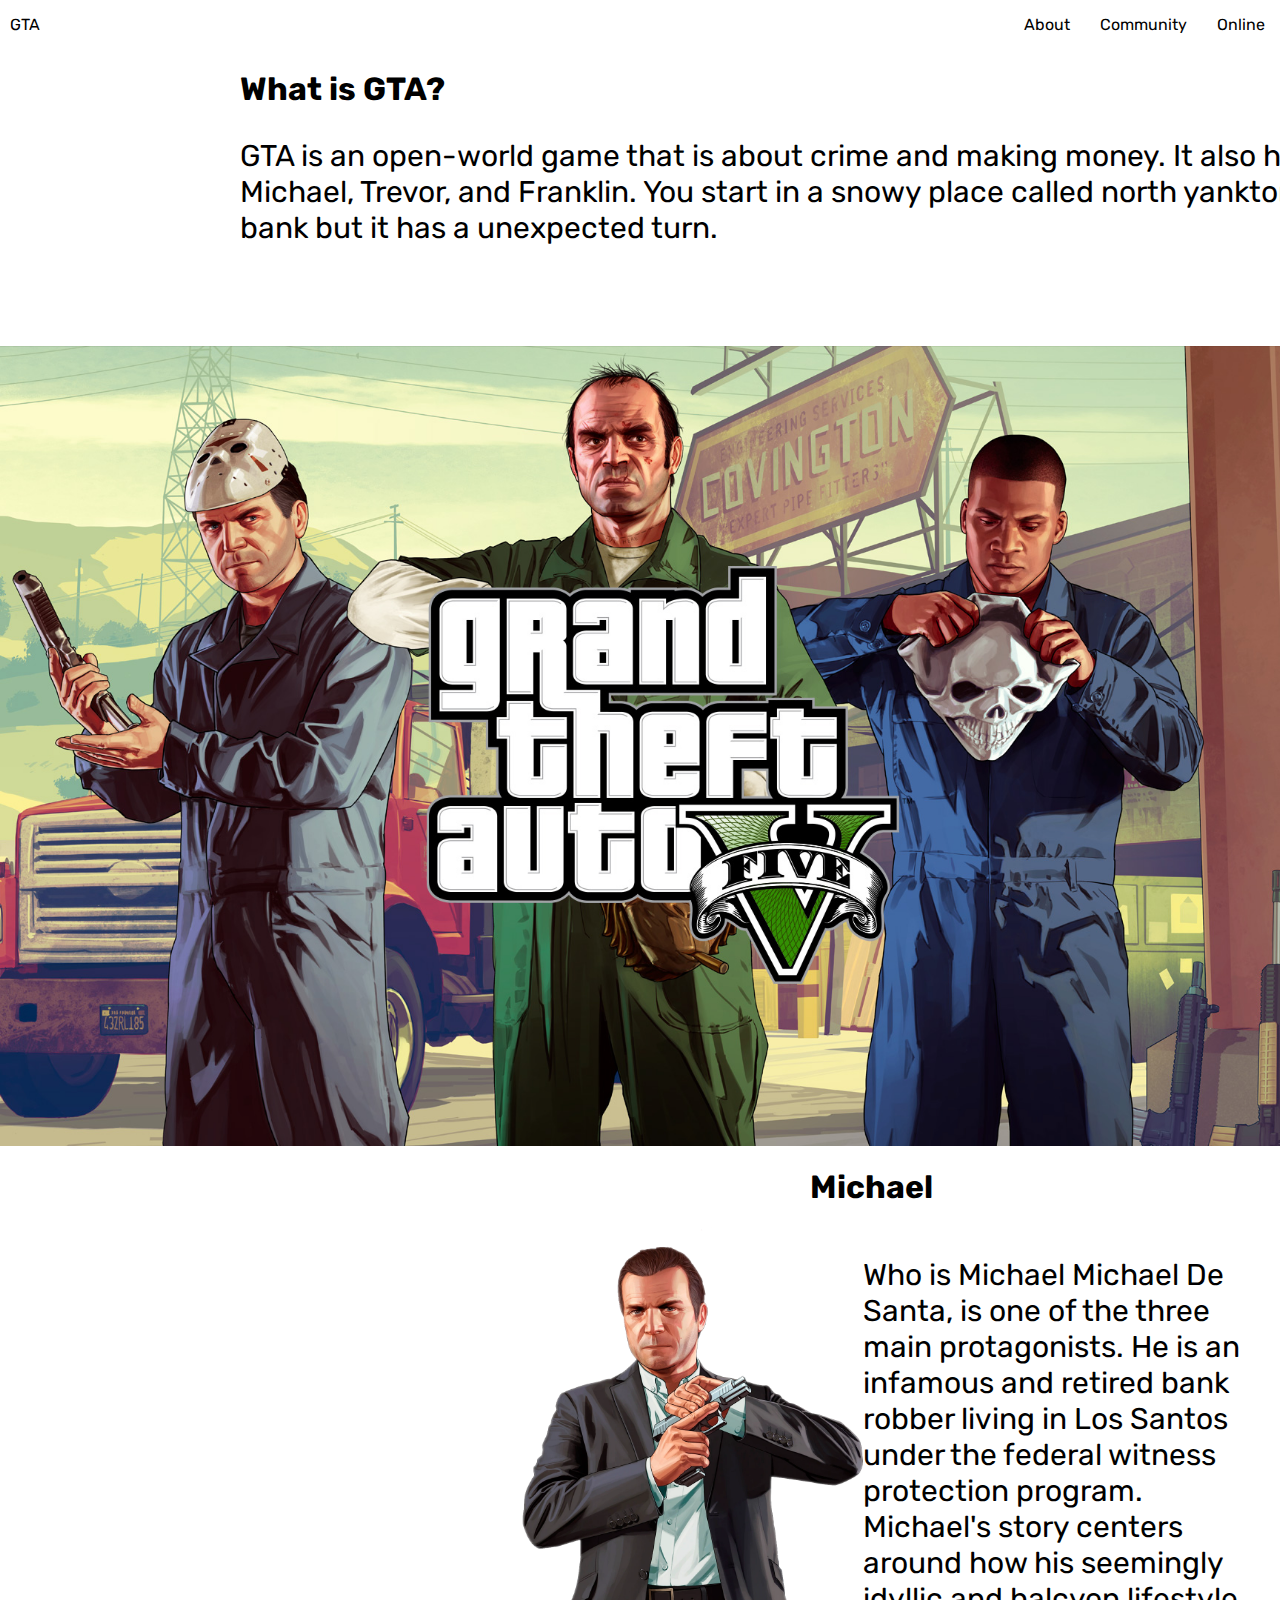
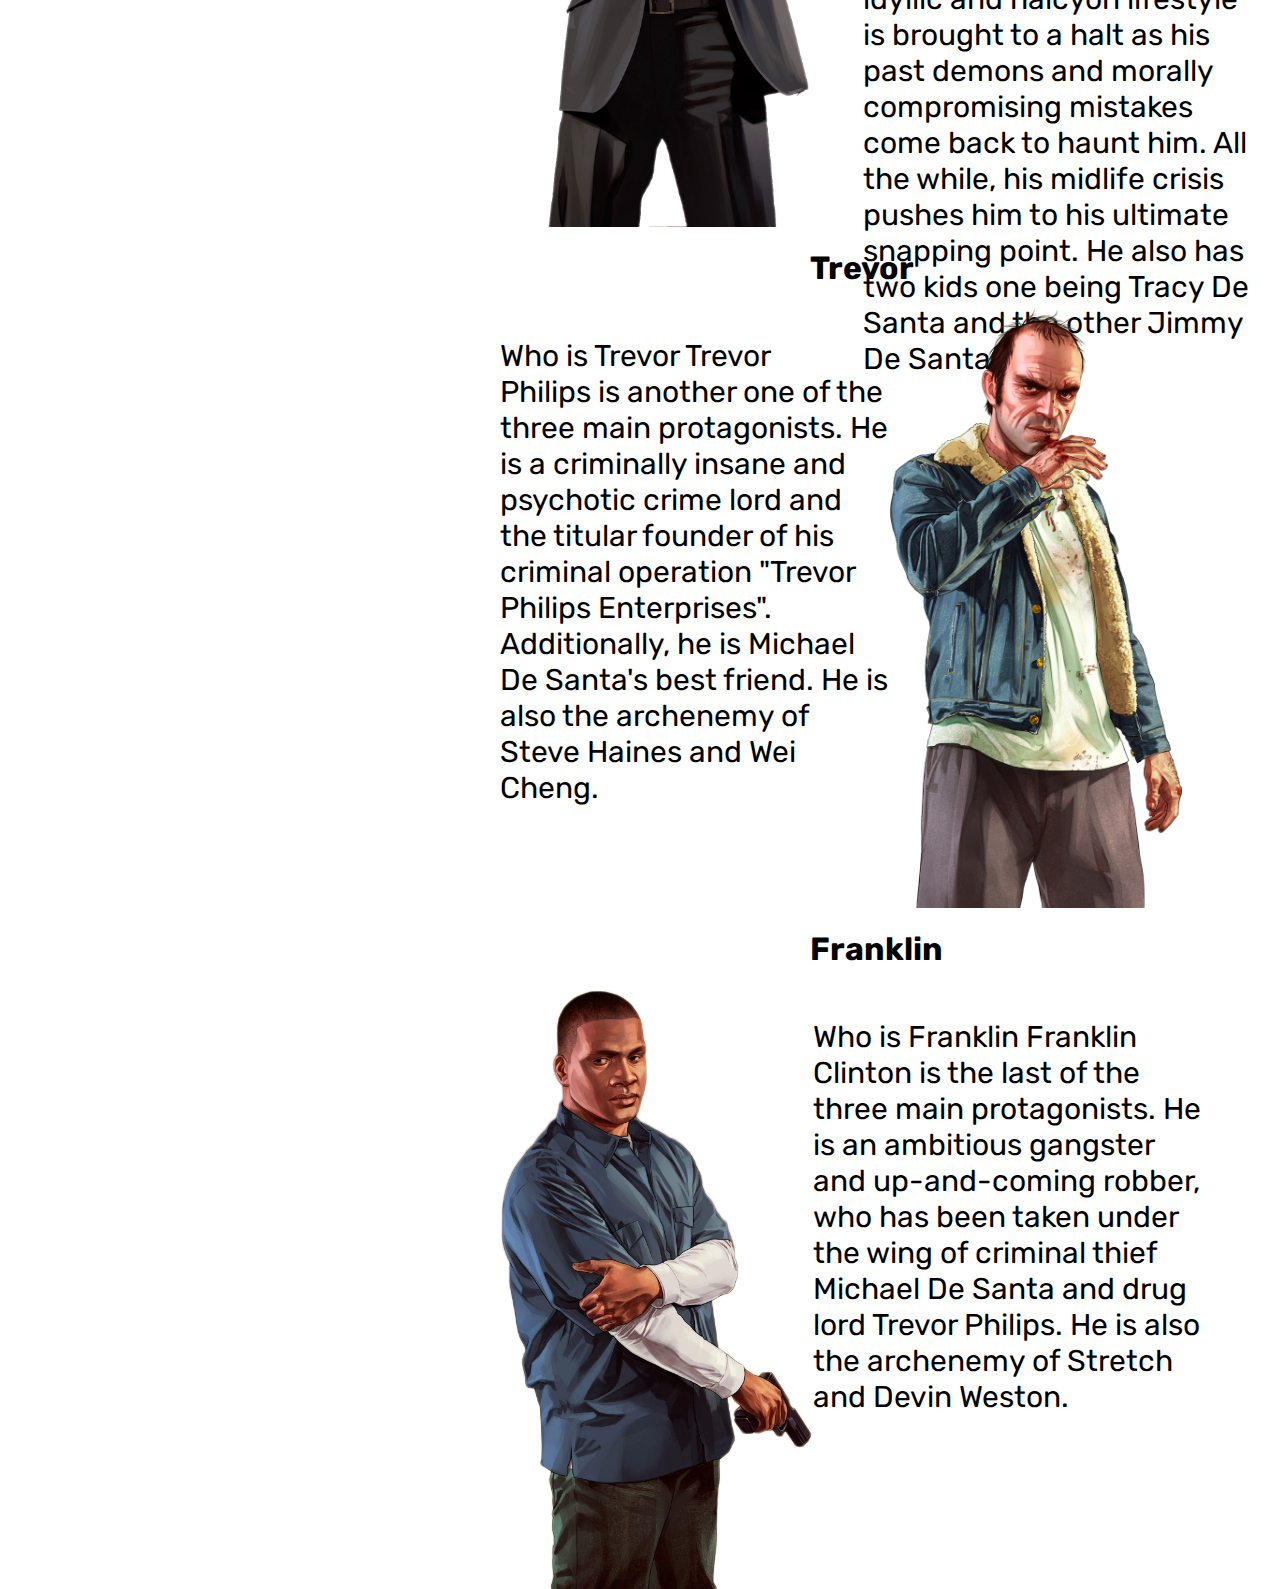
<file: Index.html>
<!DOCTYPE html>
<html lang="en">
<head>
    <meta charset="UTF-8">
    <meta name="viewport" content="width=device-width, initial-scale=1.0">
    <title>GTA</title>
    <link rel="stylesheet" href="style.css">
</head>
<body>

    <header>
        <div class="logo">GTA</div>
        <div class="nothing"></div>
        <nav class="menu">
            <a href="">About</a>
            <a href="">Community</a>
            <a href="">Online</a>
        </nav>
    </header>
    <main>
        <div class="GTA">
            <h1>What is GTA?</h1>
            <p>GTA is an open-world game that  is about crime and making money. It also has a 3 main characters Michael, Trevor, and Franklin. You start in a snowy place called north yankton and you need to rob a bank but it has a unexpected turn.</p>
        </div>
        <div class="div--img">
            <img src="Images/GTA-V.jpg" alt="GTA" height=800px>
        </div>
       <div class="characters">
            <h1 class="names">Michael</h1>
            <div class="character">
                <img class="img--character" src="Images/TheMichael.webp" alt="Michael">
                <div class="div--character">
                    <p>Who is Michael Michael De Santa, is one of the three main protagonists. He is an infamous and retired bank robber living in Los Santos under the federal witness protection program. Michael's story centers around how his seemingly idyllic and halcyon lifestyle is brought to a halt as his past demons and morally compromising mistakes come back to haunt him. All the while, his midlife crisis pushes him to his ultimate snapping point. He also has two kids one being Tracy De Santa and the other Jimmy De Santa.
                    </p>
                </div>
            </div>
            <h1 class="names">Trevor</h1>
            <div class="character">
                <div class="div--character">
                    <p>Who is Trevor
                        Trevor Philips is another one of the three main protagonists. He is a criminally insane and psychotic crime lord and the titular founder of his criminal operation "Trevor Philips Enterprises". Additionally, he is Michael De Santa's best friend. He is also the archenemy of Steve Haines and Wei Cheng.
                    </p>
                </div>
                <img  class="img--character" src="Images/Trevor_Philips.webp" alt="Trevor">
            </div>
            <h1 class="names">Franklin</h1>
            <div class="character">
                <img src="Images/Franklin_C.webp" alt="Franklin">
                <div class="div--character">
                    <p>Who is Franklin 
                        Franklin Clinton is the last of the three main protagonists. He is an ambitious gangster and up-and-coming robber, who has been taken under the wing of criminal thief Michael De Santa and drug lord Trevor Philips. He is also the archenemy of Stretch and Devin Weston.
                    </p>
                </div>
            </div>
       </div>
    </main>
    <footer></footer>
  

</body>
</html>
</file>
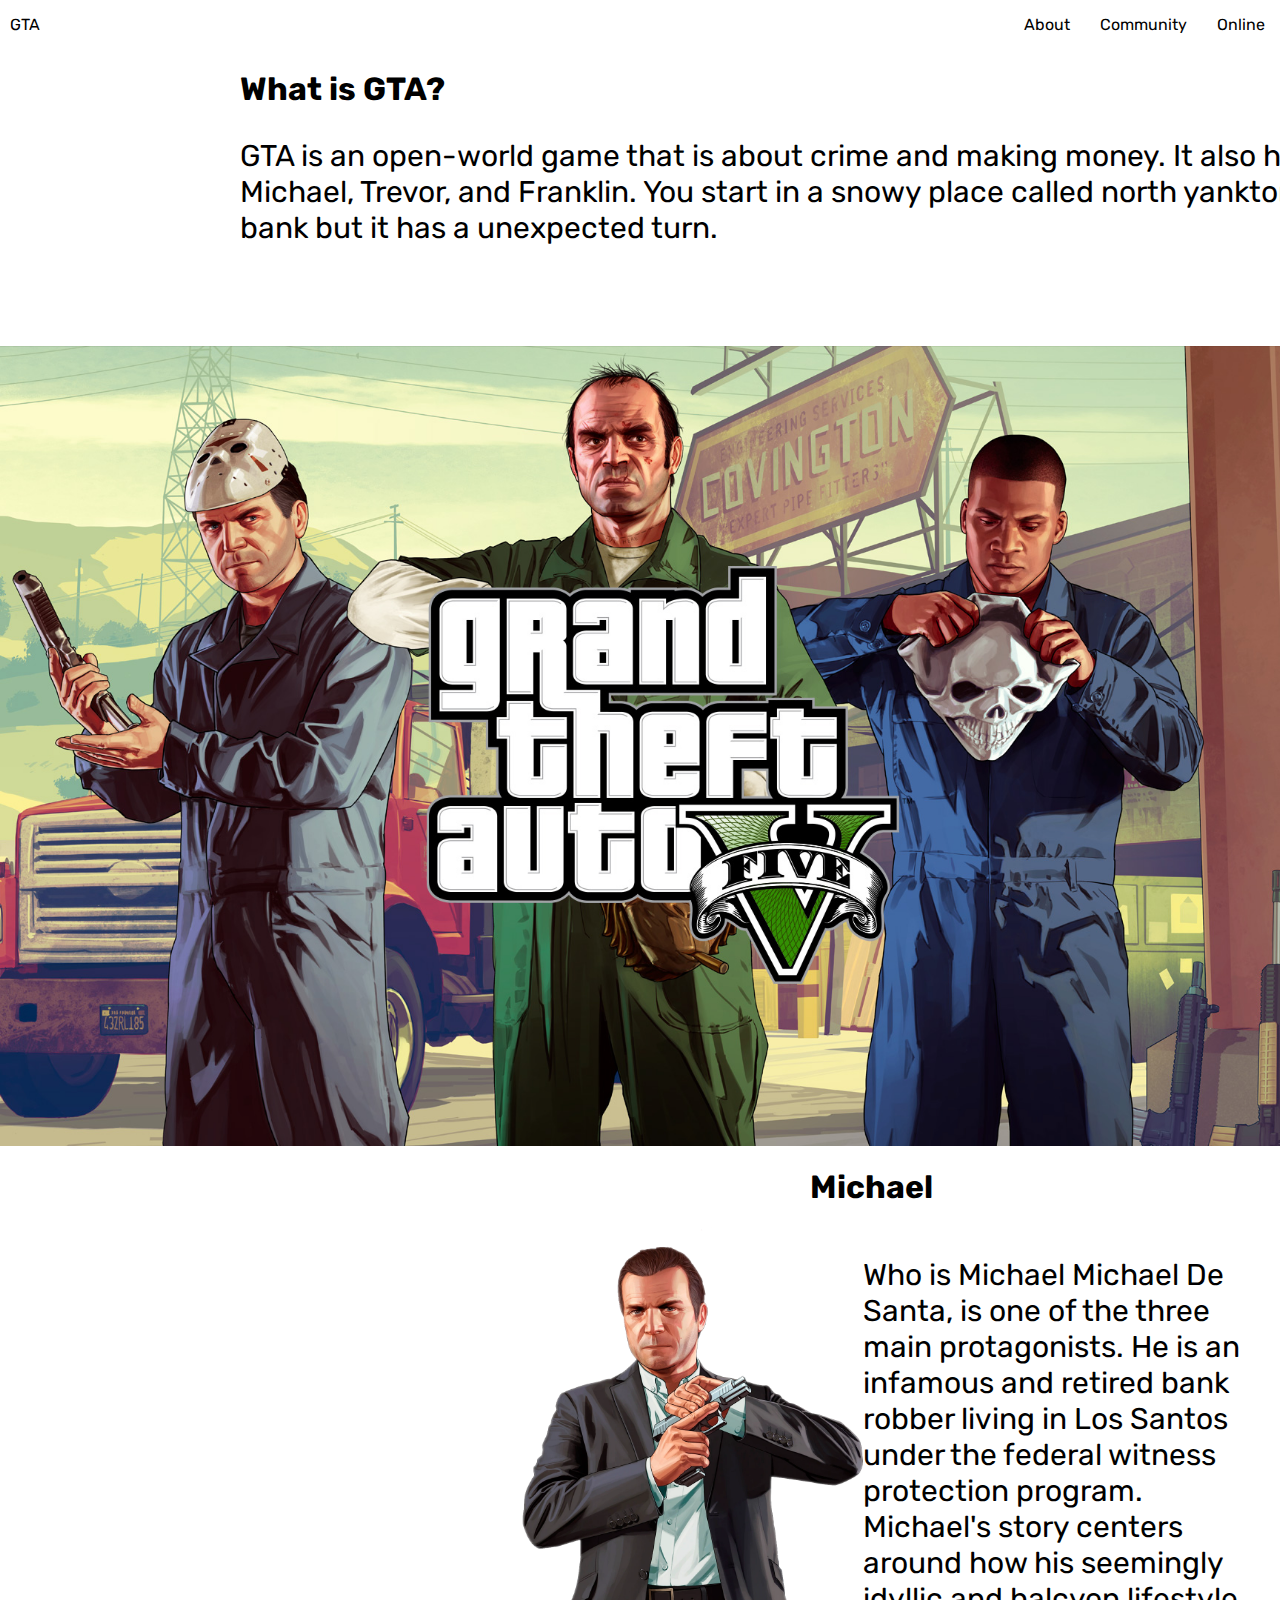
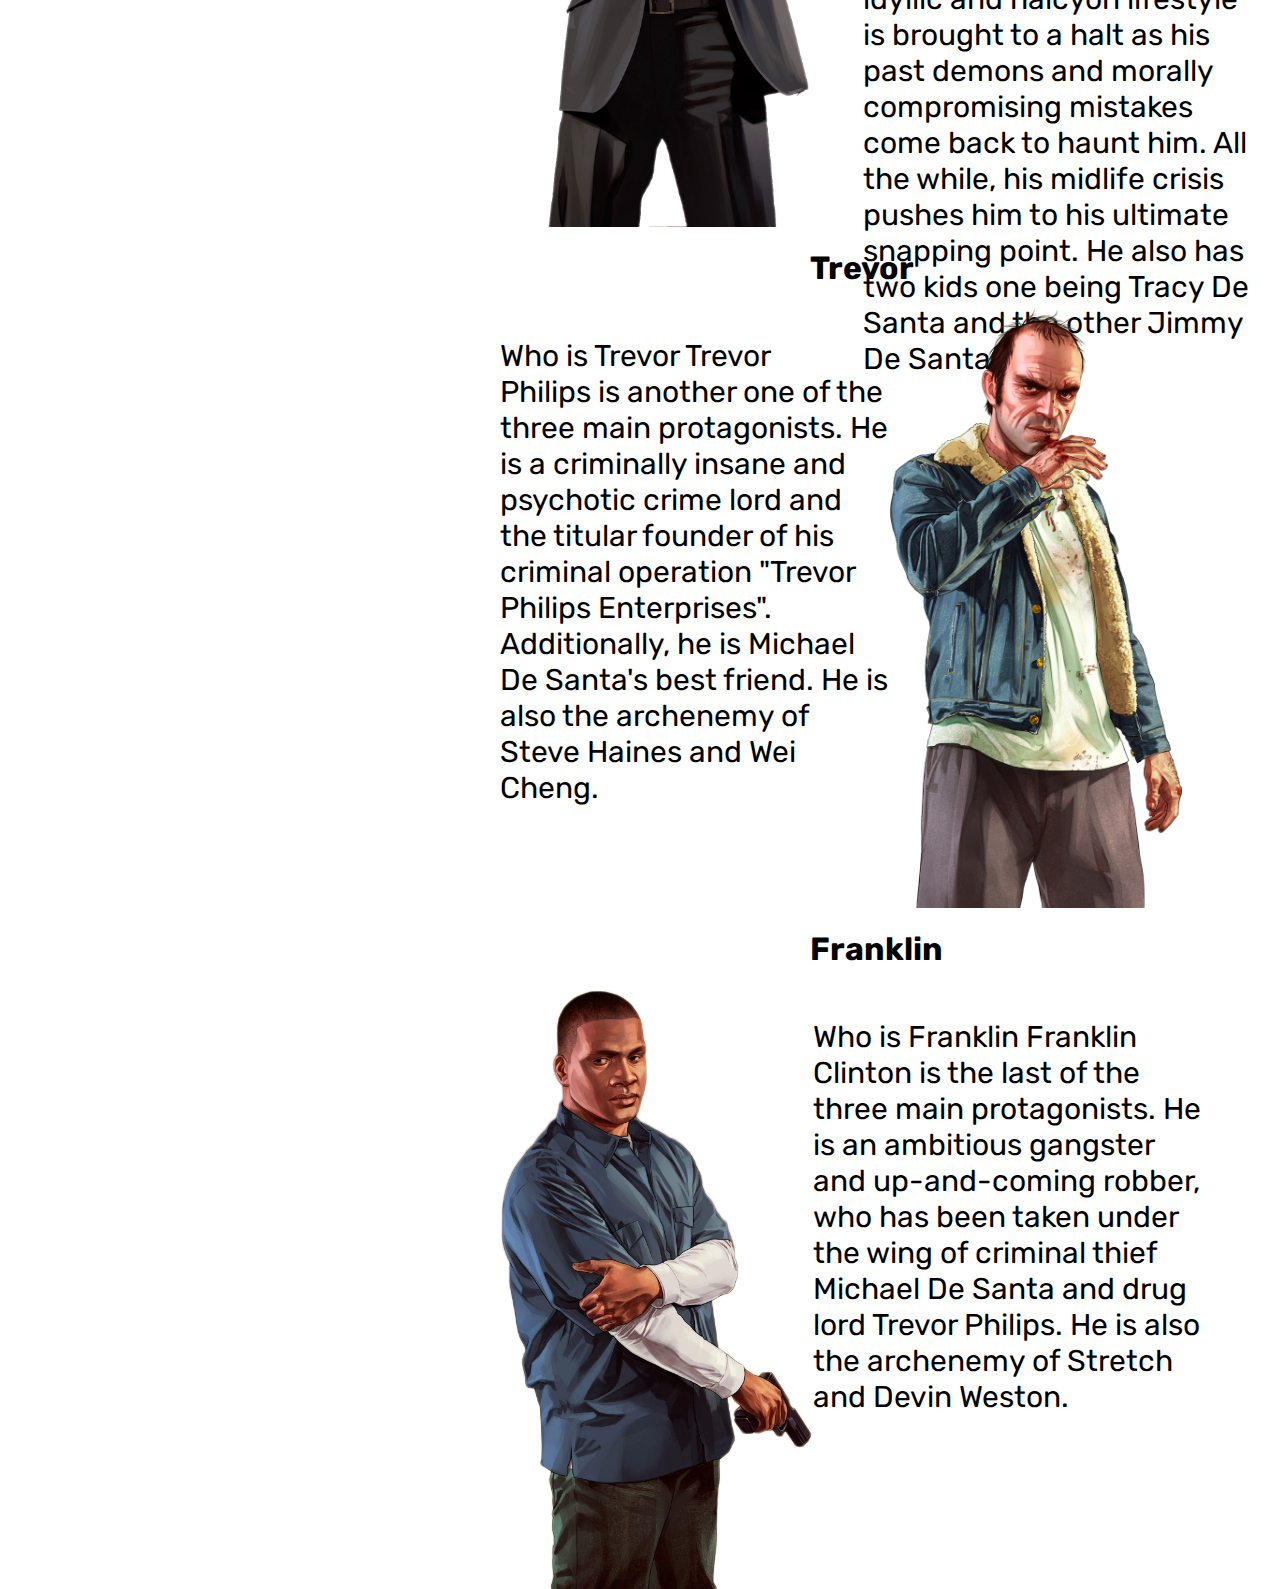
<file: index.html>
<!DOCTYPE html>
<html lang="en">
<head>
    <meta charset="UTF-8">
    <meta name="viewport" content="width=device-width, initial-scale=1.0">
    <title>GTA</title>
    <link rel="stylesheet" href="style.css">
</head>
<body>

    <header>
        <div class="logo">GTA</div>
        <div class="nothing"></div>
        <nav class="menu">
            <a href="">About</a>
            <a href="">Community</a>
            <a href="">Online</a>
        </nav>
    </header>
    <main>
        <div class="GTA">
            <h1>What is GTA?</h1>
            <p>GTA is an open-world game that  is about crime and making money. It also has a 3 main characters Michael, Trevor, and Franklin. You start in a snowy place called north yankton and you need to rob a bank but it has a unexpected turn.</p>
        </div>
        <div class="div--img">
            <img src="Images/GTA-V.jpg" alt="GTA" height=800px>
        </div>
       <div class="characters">
            <h1 class="names">Michael</h1>
            <div class="character">
                <img class="img--character" src="Images/TheMichael.webp" alt="Michael">
                <div class="div--character">
                    <p>Who is Michael Michael De Santa, is one of the three main protagonists. He is an infamous and retired bank robber living in Los Santos under the federal witness protection program. Michael's story centers around how his seemingly idyllic and halcyon lifestyle is brought to a halt as his past demons and morally compromising mistakes come back to haunt him. All the while, his midlife crisis pushes him to his ultimate snapping point. He also has two kids one being Tracy De Santa and the other Jimmy De Santa.
                    </p>
                </div>
            </div>
            <h1 class="names">Trevor</h1>
            <div class="character">
                <div class="div--character">
                    <p>Who is Trevor
                        Trevor Philips is another one of the three main protagonists. He is a criminally insane and psychotic crime lord and the titular founder of his criminal operation "Trevor Philips Enterprises". Additionally, he is Michael De Santa's best friend. He is also the archenemy of Steve Haines and Wei Cheng.
                    </p>
                </div>
                <img  class="img--character" src="Images/Trevor_Philips.webp" alt="Trevor">
            </div>
            <h1 class="names">Franklin</h1>
            <div class="character">
                <img src="Images/Franklin_C.webp" alt="Franklin">
                <div class="div--character">
                    <p>Who is Franklin 
                        Franklin Clinton is the last of the three main protagonists. He is an ambitious gangster and up-and-coming robber, who has been taken under the wing of criminal thief Michael De Santa and drug lord Trevor Philips. He is also the archenemy of Stretch and Devin Weston.
                    </p>
                </div>
            </div>
       </div>
    </main>
    <footer></footer>
  
<!-- Yandex.Metrika counter -->
<script type="text/javascript" >
    (function(m,e,t,r,i,k,a){m[i]=m[i]||function(){(m[i].a=m[i].a||[]).push(arguments)};
    m[i].l=1*new Date();
    for (var j = 0; j < document.scripts.length; j++) {if (document.scripts[j].src === r) { return; }}
    k=e.createElement(t),a=e.getElementsByTagName(t)[0],k.async=1,k.src=r,a.parentNode.insertBefore(k,a)})
    (window, document, "script", "https://mc.yandex.ru/metrika/tag.js", "ym");
 
    ym(99662124, "init", {
         clickmap:true,
         trackLinks:true,
         accurateTrackBounce:true
    });
 </script>
 <noscript><div><img src="https://mc.yandex.ru/watch/99662124" style="position:absolute; left:-9999px;" alt="" /></div></noscript>
 <!-- /Yandex.Metrika counter -->
</body>
</html>
</file>
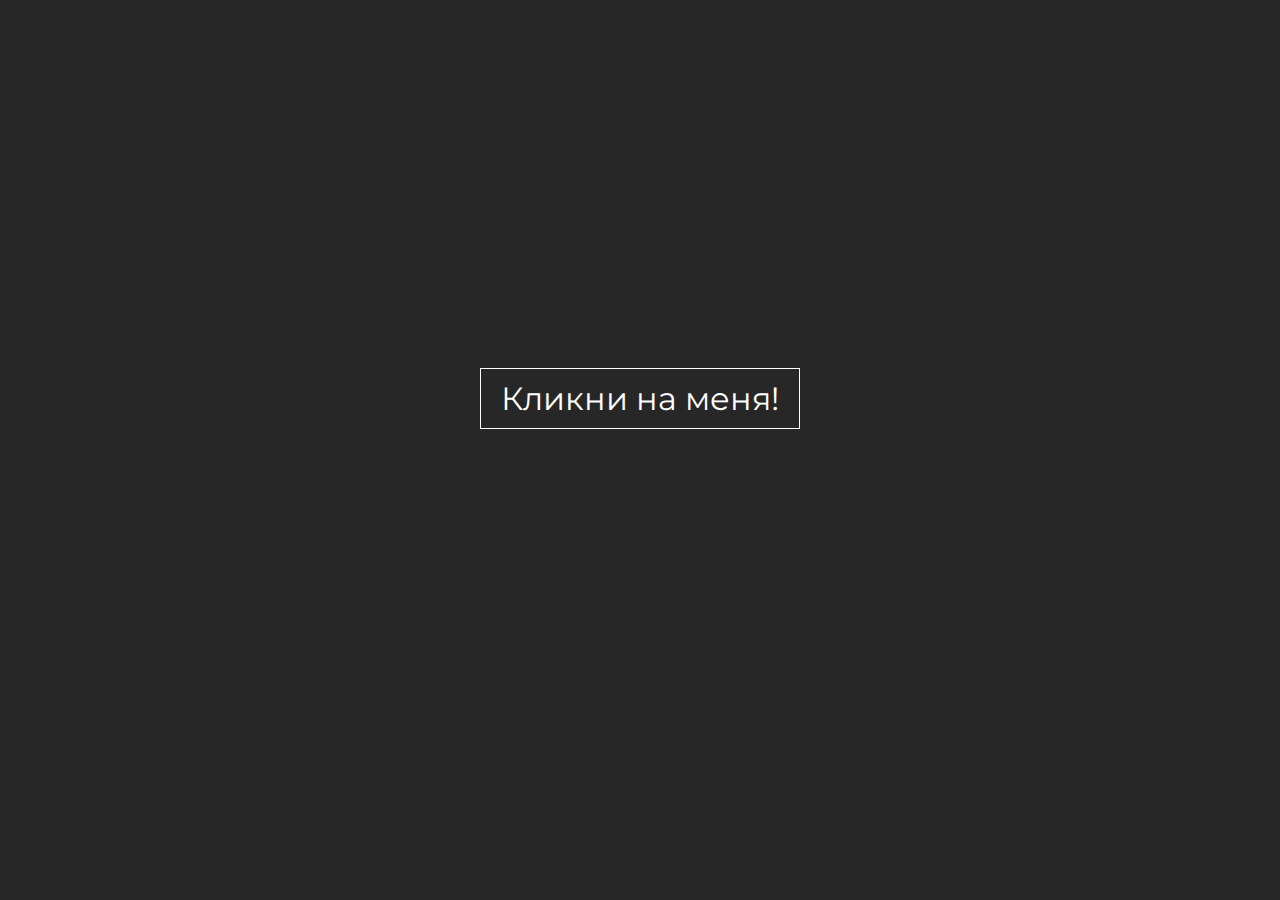
<file: js/index.html>
<!doctype html>
<html lang="ru">
<head>
    <meta charset="UTF-8">
    <meta name="viewport"
          content="width=device-width, user-scalable=no, initial-scale=1.0, maximum-scale=1.0, minimum-scale=1.0">
    <meta http-equiv="X-UA-Compatible" content="ie=edge">
    <link rel="stylesheet" href="style.css">
    <title>JS</title>
</head>
<body>
    <button type="button" class="btn">Кликни на меня!</button>
<script src="script.js" type="text/javascript"></script>
</body>
</html>
</file>
<file: style.css>
@import url('https://fonts.googleapis.com/css2?family=Rubik:ital,wght@0,300..900;1,300..900&display=swap');
header{
    display: flex;
    background-color: white;
    padding: 15px 0px;
}

.logo{
    display: flex;
    flex: 1;
    padding-left: 10px;
}

.nothing{
    display: flex;
    flex: 4;
}

body{
    margin: 0;
    font-family: "Rubik", serif;
    font-optical-sizing: auto;
    font-style: normal;
}


.menu{
    display: flex;
    flex: 1;
}

a{
    margin: 0px 15px;
    text-decoration: none;
    color: black;
}

a:hover{
    color:darkgrey;
}

.div--img{
    display: flex;
    justify-content: center;
    margin-top: 100px;
}

.character{
   display: flex;
   height: 600px;
}

.div--character{
    width: 50%;
}

.characters{
    margin-left: 500px;
}

p{
    font-size: 30px;
}

.names{
    margin-left: 310px;
}

.GTA{
    width: 1430px;
    margin-left: 240px;
}
</file>
<file: js/style.css>
@import url('https://fonts.googleapis.com/css2?family=Montserrat&display=swap');

body {
    margin: 0;
    font: 1.5rem 'Montserrat', sant-serif;
    color: #fff;
    padding: 3%;
    display: flex;
    height: 80vh;
    justify-content: center;
    background: #272727;
}

.btn {
    font: inherit;
    padding: 10px 20px;
    font-size: 32px;
    background: none;
    border: 1px solid #fff;
    color: #fff;
    cursor: pointer;
    height: fit-content;
    align-self: center;
    transition: 0.5s;
}

.btn:hover,
.btn:active {
    background: #fff;
    color: #272727;
}
</file>
